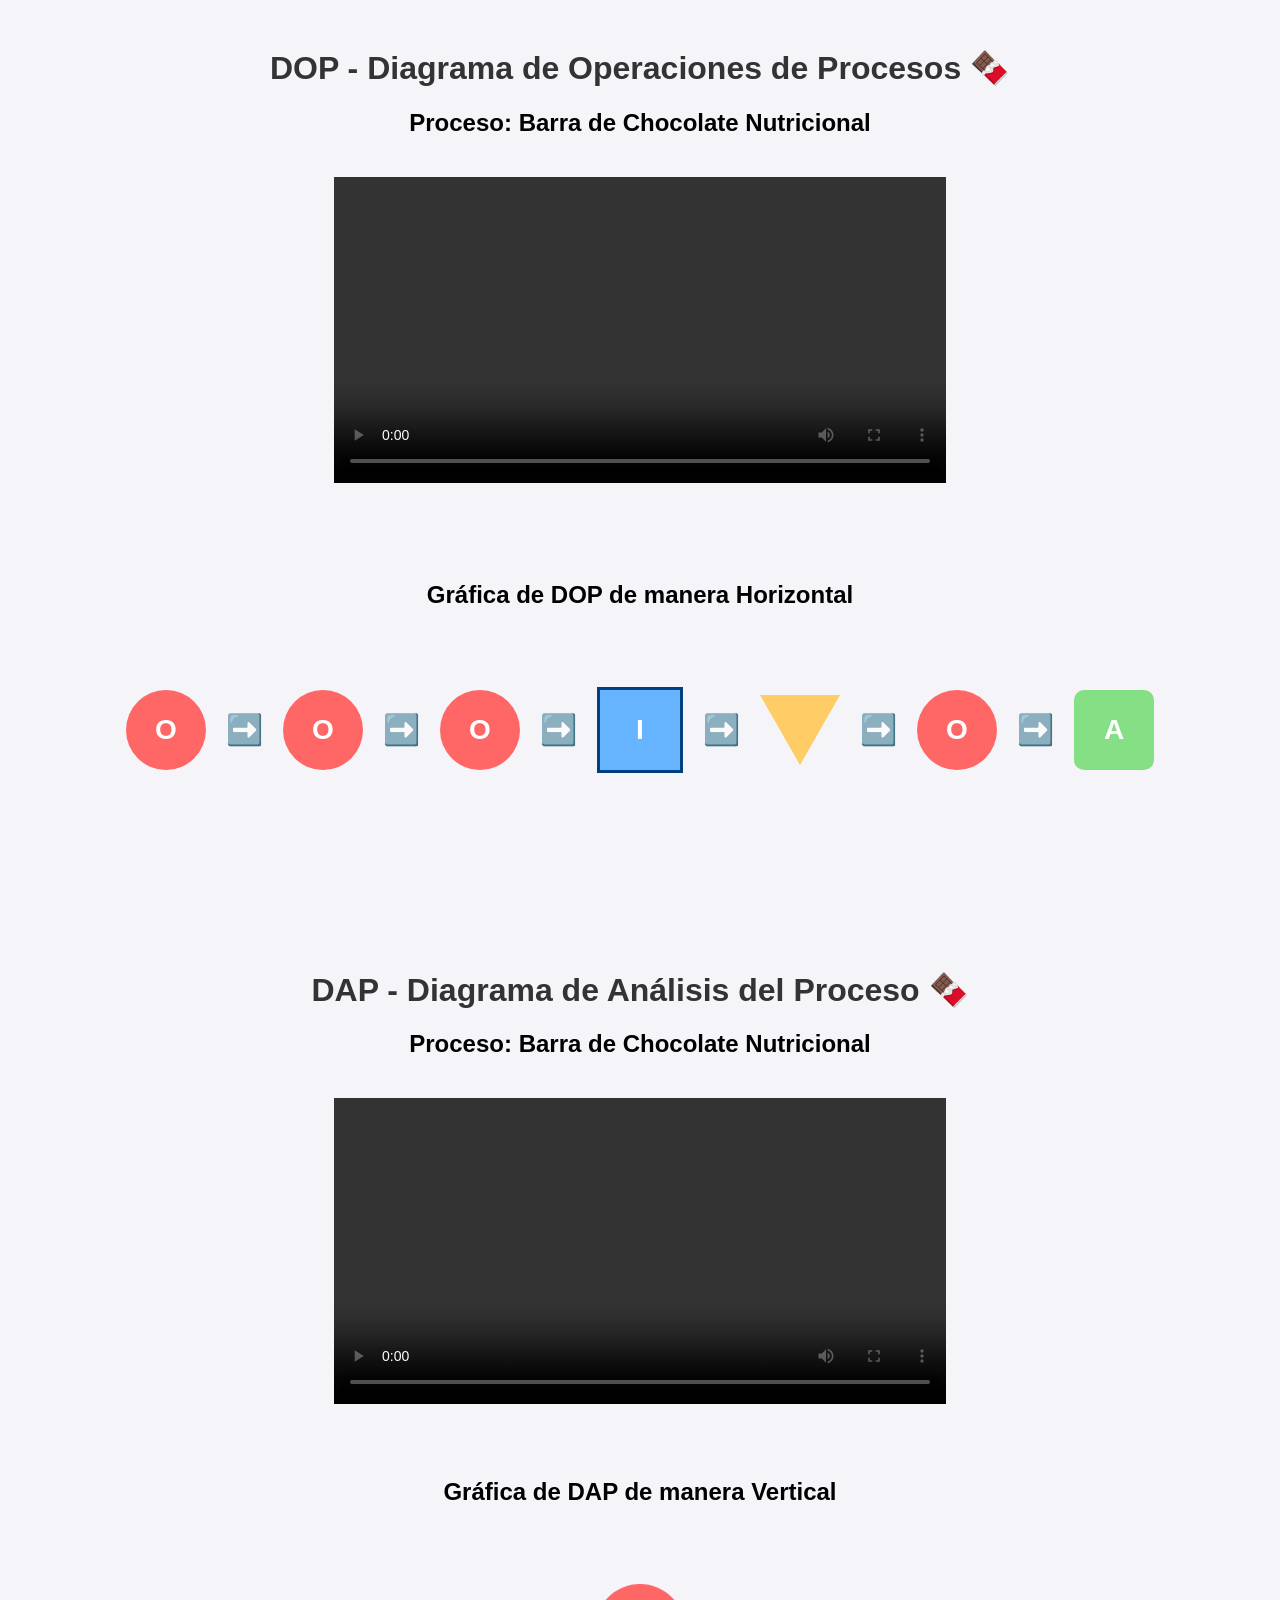
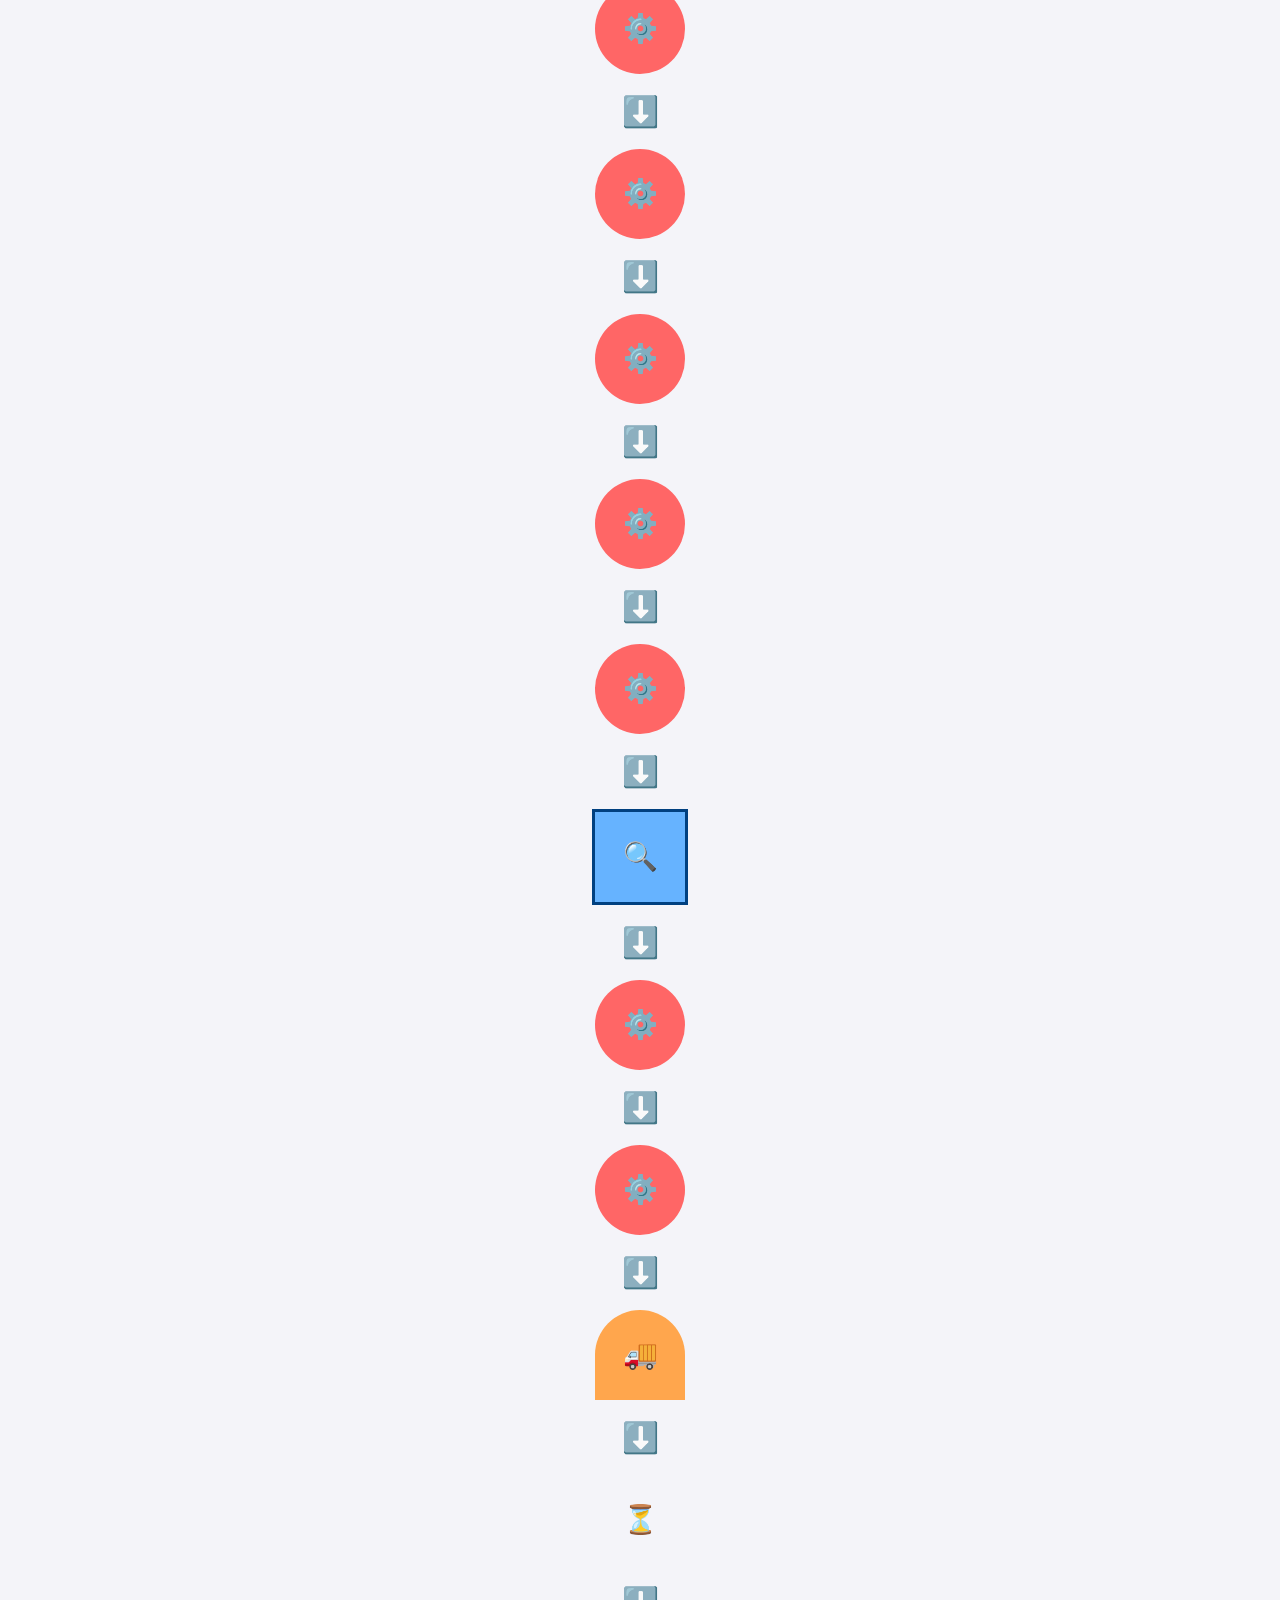
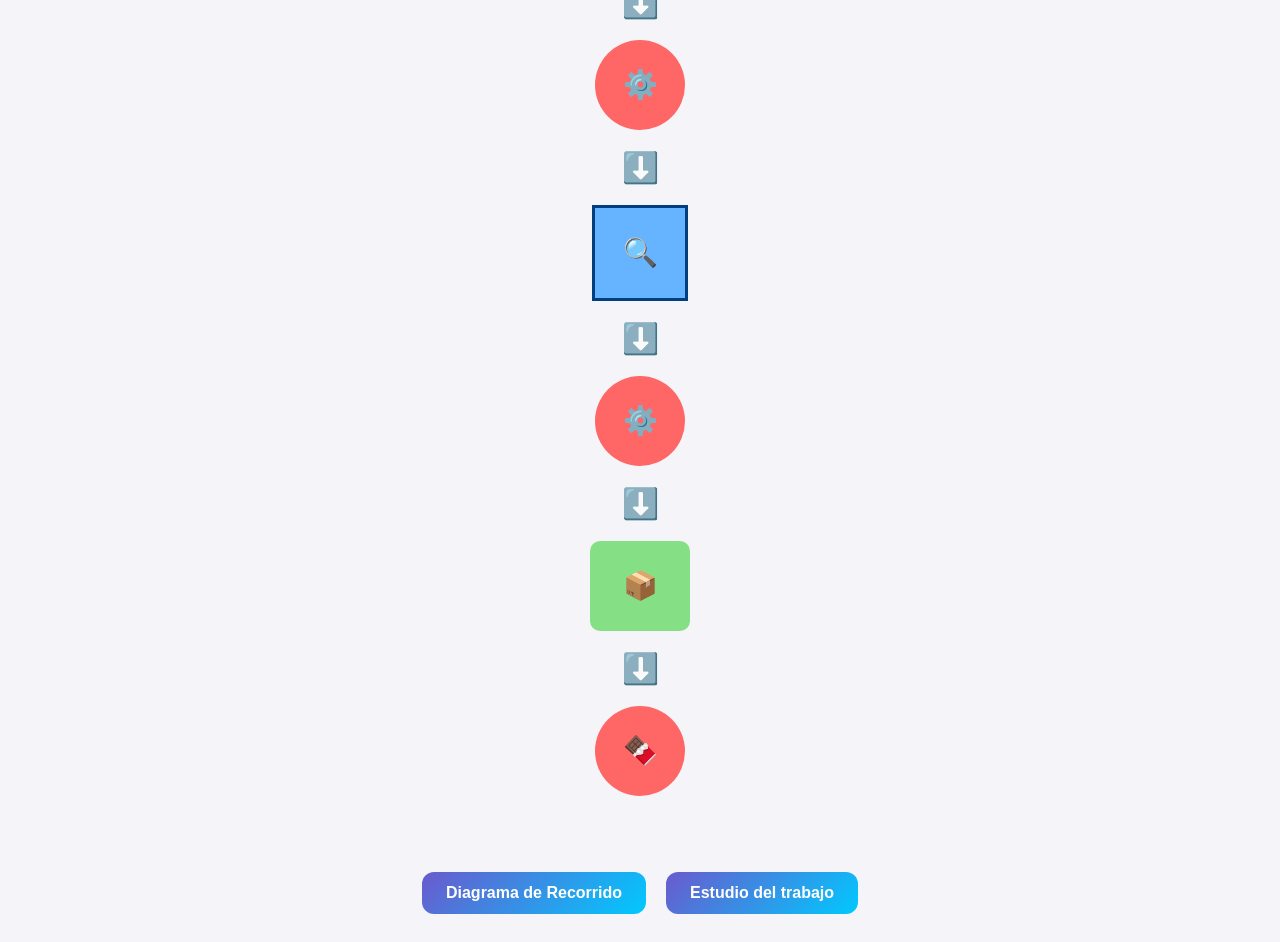
<file: index.html>
<!DOCTYPE html>
<html lang="es">
<head>
  <meta charset="UTF-8">
  <title>DOP - Barra de Chocolate</title>

  <link rel="stylesheet" href="assets/css/style.css">
</head>
<body>
  <h1>DOP - Diagrama de Operaciones de Procesos 🍫</h1>
  <h2>Proceso: Barra de Chocolate Nutricional</h2>

<section>
  <div class="flujo">
    <video src="assets/video/DOP.mp4" controls width="50%"></video>
  </div>
</section>
  
<section class="section">
  <h2>Gráfica de DOP de manera Horizontal</h2><br>
    <div class="flujo">
    <!-- Operación -->
    <div class="nodo operacion">
      <span class="texto">O</span>
      <div class="tooltip">Operación: Derretir el chocolate <br><br>
        <img src="assets/img/choco-derre.jpg" width="150px" alt="">
      </div>
    </div>

    <div class="flecha">➡️</div>

    <!-- Operación -->
    <div class="nodo operacion">
      <span class="texto">O</span>
      <div class="tooltip">Operación: Mezclar elementos nutricionales<br><br>
        <img src="assets/img/mezcla.jpg" width="150px" alt=""></div>
    </div>

   <div class="flecha">➡️</div>

    <!-- Operación -->
    <div class="nodo operacion">
      <span class="texto">O</span>
      <div class="tooltip">Operación: Agregar proteína en polvo<br><br>
        <img src="assets/img/proteina.jpg" width="150px" alt=""></div>
    </div>

   <div class="flecha">➡️</div>

    <!-- Inspección -->
    <div class="nodo inspeccion">
      <span class="texto">I</span>
      <div class="tooltip">Inspección: Revisar textura y sabor<br><br>
        <img src="assets/img/supcalidad.png" width="150px" alt=""></div>
    </div>

    <div class="flecha">➡️</div>

    <!-- Espera -->
    <div class="nodo espera">
      <div class="tooltip">Espera: Refrigerar 2 horas<br><br>
        <img src="assets/img/refrigeracion.jpg" width="100px" alt=""></div>
    </div>

    <div class="flecha">➡️</div>

    <!-- Operación -->
    <div class="nodo operacion">
      <span class="texto">O</span>
      <div class="tooltip">Operación: Cortar en barritas<br><br>
        <img src="assets/img/cortar-choco.webp" width="150px" alt=""></div>
    </div>

    <div class="flecha">➡️</div>

    <!-- Almacén -->
    <div class="nodo almacen">
      <span class="texto">A</span>
      <div class="tooltip">Almacenamiento: Empacar y guardar<br><br>
        <img src="assets/img/almacenamiento.jpg" width="150px" alt=""></div>
    </div>
  </div>
</section>
  
    <h1>DAP - Diagrama de Análisis del Proceso 🍫</h1>
    <h2>Proceso: Barra de Chocolate Nutricional</h2>
  <section>
    <div class="flujo">
        <video src="assets/video/DAP.mp4" width="50%" controls></video>
    </div>
  </section>
  <br>
  <br>
  <br>
    <h2>Gráfica de DAP de manera Vertical</h2><br>

<section>
    <div class="flujo2">
        <div class="nodo2 operacion2"><span class="texto">⚙️</span><div class="tooltip2">Operación: Derretir chocolate</div></div>
        <div class="flecha">⬇️</div>
        <div class="nodo2 operacion2"><span class="texto">⚙️</span><div class="tooltip2">Operación: Mezclar elementos nutricionales</div></div>
        <div class="flecha">⬇️</div>
        <div class="nodo2 operacion2"><span class="texto">⚙️</span><div class="tooltip2">Operación: Agregar proteína en polvo</div></div>
        <div class="flecha">⬇️</div>
        <div class="nodo2 operacion2"><span class="texto">⚙️</span><div class="tooltip2">Operación: Incorporar avena y semillas</div></div>
        <div class="flecha">⬇️</div>
        <div class="nodo2 operacion2"><span class="texto">⚙️</span><div class="tooltip2">Operación: Añadir frutas deshidratadas y endulzante</div></div>
        <div class="flecha">⬇️</div>
        <div class="nodo2 inspeccion2"><span class="texto">🔍</span><div class="tooltip2">Inspección: Revisar consistencia y sabor</div></div>
        <div class="flecha">⬇️</div>
        <div class="nodo2 operacion2"><span class="texto">⚙️</span><div class="tooltip2">Operación: Verter mezcla en molde</div></div>
        <div class="flecha">⬇️</div>
        <div class="nodo2 operacion2"><span class="texto">⚙️</span><div class="tooltip2">Operación: Compactar y nivelar</div></div>
        <div class="flecha">⬇️</div>
        <div class="nodo2 transporte"><span class="texto">🚚</span><div class="tooltip2">Transporte: Llevar al refrigerador</div></div>
        <div class="flecha">⬇️</div>
        <div class="nodo2"><span class="texto">⏳</span><div class="tooltip2">Espera: Refrigerar 2 horas</div></div>
        <div class="flecha">⬇️</div>
        <div class="nodo2 operacion2"><span class="texto">⚙️</span><div class="tooltip2">Operación: Cortar en barritas</div></div>
        <div class="flecha">⬇️</div>
        <div class="nodo2 inspeccion2"><span class="texto">🔍</span><div class="tooltip2">Inspección: Revisar tamaño uniforme</div></div>
        <div class="flecha">⬇️</div>
        <div class="nodo2 operacion2"><span class="texto">⚙️</span><div class="tooltip2">Operación: Empacar</div></div>
        <div class="flecha">⬇️</div>
        <div class="nodo2 almacen2"><span class="texto">📦</span><div class="tooltip2">Almacenamiento: Guardar producto</div></div>
        <div class="flecha">⬇️</div>
        <div class="nodo2 operacion2"><span class="texto">🍫</span><div class="tooltip2">Producto final: Barra de chocolate fitness</div></div>
  </div>

</section> 

<br>
<b><br></b>
<div class="flujo">
    <button onclick="location.href='diag_reco.html'">Diagrama de Recorrido</button>
    <button onclick="location.href='study_work.html'">Estudio del trabajo</button>
</div>


</body>
</html>
</file>
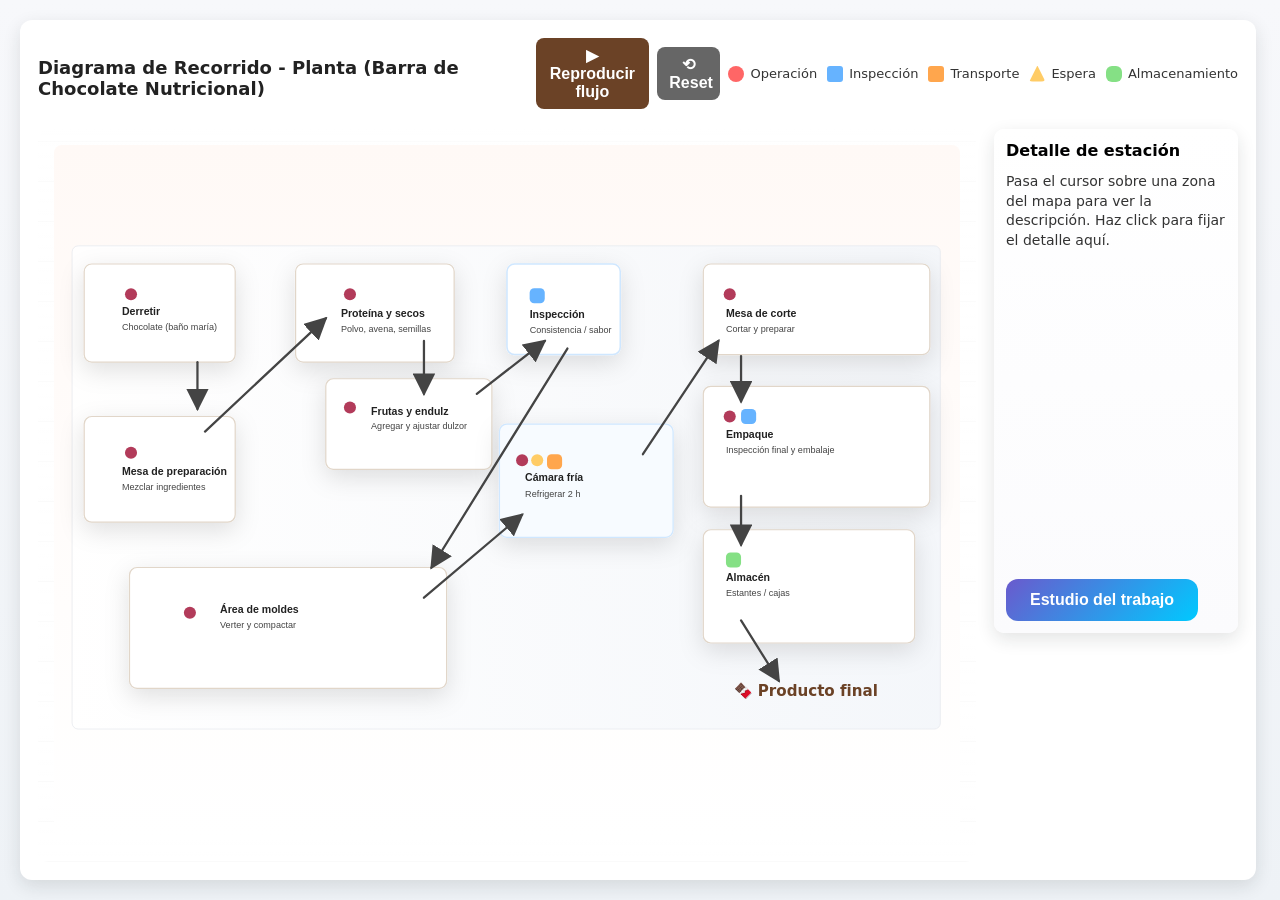
<file: diag_reco.html>
<!DOCTYPE html>
<html lang="es">
<head>
<meta charset="utf-8" />
<meta name="viewport" content="width=device-width,initial-scale=1" />
<title>Mapa interactivo - Planta Barra de Chocolate</title>
<link rel="stylesheet" href="assets/css/style2.css">
</head>
<body>
  <div class="container">
    <header>
      <h1>Diagrama de Recorrido - Planta (Barra de Chocolate Nutricional)</h1>
      <div class="controls">
        <button id="playBtn" class="btn">▶ Reproducir flujo</button>
        <button id="resetBtn" class="btn secondary">⟲ Reset</button>
        <div class="legend" title="Leyenda">
          <div class="item"><span class="sw" style="background:#ff6666;border-radius:50%"></span> Operación</div>
          <div class="item"><span class="sw" style="background:#66b3ff;border-radius:3px"></span> Inspección</div>
          <div class="item"><span class="sw" style="background:#ffa64d;border-radius:3px"></span> Transporte</div>
          <div class="item"><span class="sw" style="background:#ffcc66;clip-path:polygon(50% 0,0 100%,100% 100%);"></span> Espera</div>
          <div class="item"><span class="sw" style="background:#85e085;border-radius:6px"></span> Almacenamiento</div>
        </div>
      </div>
    </header>

    <div class="canvas-wrap">
      <!-- MAP -->
      <div class="map" id="map" aria-label="Mapa de planta">
        <!-- We'll use SVG for areas and arrows -->
        <svg id="svgmap" viewBox="0 0 1200 700" width="100%" height="99%" preserveAspectRatio="xMidYMid meet" style="background:linear-gradient(180deg,#fff9f6, #fff);border-radius:8px">
          <defs>
            <marker id="arrowHead" markerWidth="10" markerHeight="10" refX="9" refY="5" orient="auto">
              <path d="M0,0 L10,5 L0,10 z" fill="#444"/>
            </marker>
            <linearGradient id="glassGrad" x1="0" x2="1">
              <stop offset="0%" stop-color="#fff" stop-opacity="0.9"/>
              <stop offset="100%" stop-color="#f3f6fa" stop-opacity="0.9"/>
            </linearGradient>
            <filter id="shadow" x="-40%" y="-40%" width="180%" height="180%">
              <feDropShadow dx="0" dy="10" stdDeviation="16" flood-color="#000" flood-opacity="0.12"/>
            </filter>
            <style>
              .areaText { font: 600 14px/1 "Inter", Arial; fill: #222; }
              .subText { font: 400 12px/1 "Inter", Arial; fill: #444;}
            </style>
          </defs>

          <!-- Background floor -->
          <rect x="24" y="24" rx="8" ry="8" width="1150" height="640" fill="url(#glassGrad)" stroke="#e6e9ee"/>

          <!-- Areas: coordinates & sizes tuned for a realistic layout -->
          <!-- Area: Materia prima / Derretir (Left top) -->
          <g class="area-group" id="area-derretir" data-step="Derretir chocolate" data-type="Operación">
            <rect x="40" y="48" rx="10" ry="10" width="200" height="130" fill="#fff" stroke="#e1d6c9" stroke-width="1.6" filter="url(#shadow)"/>
            <!-- simple pictogram (pot + flame) -->
            <g transform="translate(90,80)">
              <circle cx="12" cy="8" r="8" fill="#b23b5a" />
              <text y="35" class="areaText">Derretir</text>
              <text y="55" class="subText">Chocolate (baño maría)</text>
            </g>
          </g>

          <!-- Area: Mesa de preparación (mix) -->
          <g class="area-group" id="area-mezclar" data-step="Mezclar elementos nutricionales" data-type="Operación">
            <rect x="40" y="250" rx="10" ry="10" width="200" height="140" fill="#fff" stroke="#e1d6c9" stroke-width="1.6" filter="url(#shadow)"/>
            <g transform="translate(90,230)">
              <circle cx="12" cy="68" r="8" fill="#b23b5a" />
              <text y="98" class="areaText">Mesa de preparación</text>
              <text y="118" class="subText">Mezclar ingredientes</text>
            </g>
          </g>

          <!-- Area: Agregar proteína / secos -->
          <g class="area-group" id="area-proteina" data-step="Agregar proteína en polvo / incorporar avena y semillas" data-type="Operación">
            <rect x="320" y="48" rx="10" ry="10" width="210" height="130" fill="#fff" stroke="#e1d6c9" stroke-width="1.6" filter="url(#shadow)"/>
            <g transform="translate(380,80)">
              <circle cx="12" cy="8" r="8" fill="#b23b5a" />
              <text y="38" class="areaText">Proteína y secos</text>
              <text y="58" class="subText">Polvo, avena, semillas</text>
            </g>
          </g>

          <!-- Area: Añadir frutas -->
          <g class="area-group" id="area-frutas" data-step="Añadir frutas deshidratadas y endulzante" data-type="Operación">
            <rect x="360" y="200" rx="10" ry="10" width="220" height="120" fill="#fff" stroke="#e1d6c9" stroke-width="1.6" filter="url(#shadow)"/>
            <g transform="translate(380,230)">
              <circle cx="12" cy="8" r="8" fill="#b23b5a" />
              <text x="40" y="18" class="areaText">Frutas y endulz</text>
              <text x="40" y="36" class="subText">Agregar y ajustar dulzor</text>
            </g>
          </g>

          <!-- Area: Inspección (center) -->
          <g class="area-group" id="area-inspeccion" data-step="Inspección: consistencia/sabor" data-type="Inspección">
            <rect x="600" y="48" rx="10" ry="10" width="150" height="120" fill="#fff" stroke="#cfe7ff" stroke-width="2" filter="url(#shadow)"/>
            <g transform="translate(680,80)">
              <rect x="-50" y="0" width="20" height="20" rx="6" fill="#66b3ff"/>
              <text x="-50" y="40" class="areaText">Inspección</text>
              <text x="-50" y="60" class="subText">Consistencia / sabor</text>
            </g>
          </g>

          <!-- Area: Moldes (verter + compactar) -->
          <g class="area-group" id="area-moldes" data-step="Verter mezcla en molde / Compactar y nivelar" data-type="Operación">
            <rect x="100" y="450" rx="10" ry="10" width="420" height="160" fill="#fff" stroke="#e1d6c9" stroke-width="1.6" filter="url(#shadow)"/>
            <g transform="translate(80,430)">
              <circle cx="100" cy="80" r="8" fill="#b23b5a" />
              <text x="140" y="80" class="areaText">Área de moldes</text>
              <text x="140" y="100" class="subText">Verter y compactar</text>
            </g>
          </g>

          <!-- Area: Refrigeración (right center) -->
          <g class="area-group" id="area-refrigeracion" data-step="Transporte al refrigerador y espera 2 h" data-type="Transporte / Espera">
            <rect x="590" y="260" rx="10" ry="10" width="230" height="150" fill="#f7fbff" stroke="#cfe7ff" stroke-width="1.6" filter="url(#shadow)"/>
            <g transform="translate(540,300)">
              <circle cx="80" cy="8" r="8" fill="#b23b5a" />
              <circle cx="100" cy="8" r="8" fill="#ffcc66" />
              <rect x="113" y="0" width="20" height="20" rx="6" fill="#ffa64d"/>
              <text x="84" y="36" class="areaText">Cámara fría</text>
              <text x="84" y="56" class="subText">Refrigerar 2 h</text>
            </g>
          </g>

          <!-- Area: Corte -->
          <g class="area-group" id="area-corte" data-step="Cortar en barritas" data-type="Operación">
            <rect x="860" y="48" rx="10" ry="10" width="300" height="120" fill="#fff" stroke="#e1d6c9" stroke-width="1.6" filter="url(#shadow)"/>
            <g transform="translate(780,80)">
              <circle cx="115" cy="8" r="8" fill="#b23b5a" />
              <text x="110" y="38" class="areaText">Mesa de corte</text>
              <text x="110" y="58" class="subText">Cortar y preparar</text>
            </g>
          </g>

          <!-- Area: Inspección final / Empaque -->
          <g class="area-group" id="area-empaque" data-step="Inspección (tamaño) y Empacar" data-type="Operación">
            <rect x="860" y="210" rx="10" ry="10" width="300" height="160" fill="#fff" stroke="#e1d6c9" stroke-width="1.6" filter="url(#shadow)"/>
            <g transform="translate(780,230)">
              <circle cx="115" cy="20" r="8" fill="#b23b5a" />
              <rect x="130" y="10" width="20" height="20" rx="6" fill="#66b3ff"/>
              <text x="110" y="48" class="areaText">Empaque</text>
              <text x="110" y="68" class="subText">Inspección final y embalaje</text>
            </g>
          </g>

          <!-- Area: Almacén -->
          <g class="area-group" id="area-almacen" data-step="Almacenamiento" data-type="Almacén">
            <rect x="860" y="400" rx="10" ry="10" width="280" height="150" fill="#fff" stroke="#e1d6c9" stroke-width="1.6" filter="url(#shadow)"/>
            <g transform="translate(780,430)">
              <rect x="110" y="0" width="20" height="20" rx="6" fill="#85e085"/>
              <text x="110" y="38" class="areaText">Almacén</text>
              <text x="110" y="58" class="subText">Estantes / cajas</text>
            </g>
          </g>

          <!-- Product final icon -->
          <g id="area-final">
            <text x="900" y="620" font-size="20" font-weight="700" fill="#6b4226">🍫 Producto final</text>
          </g>

          <!-- Path arrows (flow) - composed of lines & arrowheads -->
          <g id="flow-arrows" stroke="#444" stroke-width="3" fill="none" marker-end="url(#arrowHead)">
            <!-- from derretir -> mezclar (down) -->
            <path d="M190 178 L190 240" stroke-linecap="round"/>
            <!-- derretir -> proteina (right) -->
            <path d="M200 270 L360 120" stroke-linecap="round"/>
            <!-- proteina -> frutas (down) -->
            <path d="M490 150 L490 220" stroke-linecap="round"/>
            <!-- fruits -> inspección (right) -->
            <path d="M560 220 L650 150" stroke-linecap="round"/>
            <!-- inspección -> moldes (down-left) -->
            <path d="M680 160 L500 450" stroke-linecap="round"/>
            <!-- moldes -> refrigeración (right) -->
            <path d="M490 490 L620 380" stroke-linecap="round"/>
            <!-- refrigeración -> corte (up-right) -->
            <path d="M780 300 L880 150" stroke-linecap="round"/>
            <!-- corte -> empaque (down) -->
            <path d="M910 170 L910 230" stroke-linecap="round"/>
            <!-- empaque -> almacen (down) -->
            <path d="M910 355 L910 420" stroke-linecap="round"/>
            <!-- almacen -> final -->
            <path d="M910 520 L960 600" stroke-linecap="round"/>
          </g>

          <!-- animated dot that travels path -->
          <circle id="flowDot" cx="-20" cy="-20" r="8" fill="#ff6f3c" visibility="hidden" filter="url(#shadow)"></circle>

        </svg>

        <!-- Tooltip container (absolute) -->
        <div id="tooltip" class="tooltip" role="tooltip" aria-hidden="true"></div>
      </div>

      <!-- RIGHT PANEL -->
      <aside class="panel" id="infoPanel" aria-live="polite">
        <h2>Detalle de estación</h2>
        <div class="desc" id="panelDesc">Pasa el cursor sobre una zona del mapa para ver la descripción. Haz click para fijar el detalle aquí.</div>

        <div class="step" id="panelStep" style="display:none"></div>

        <div style="flex:1"></div>
        <div style="display:flex;gap:8px;align-items:center">
          <!--button id="zoomIn" class="btn secondary">🔍 Zoom</button>
          <button id="downloadBtn" class="btn">📥 Descargar imagen</button-->
          <button onclick="location.href='study_work.html'">Estudio del trabajo</button>
        </div>
      </aside>
    </div>
  </div>

<script src="assets/js/main.js"></script>
</body>
</html>
</file>
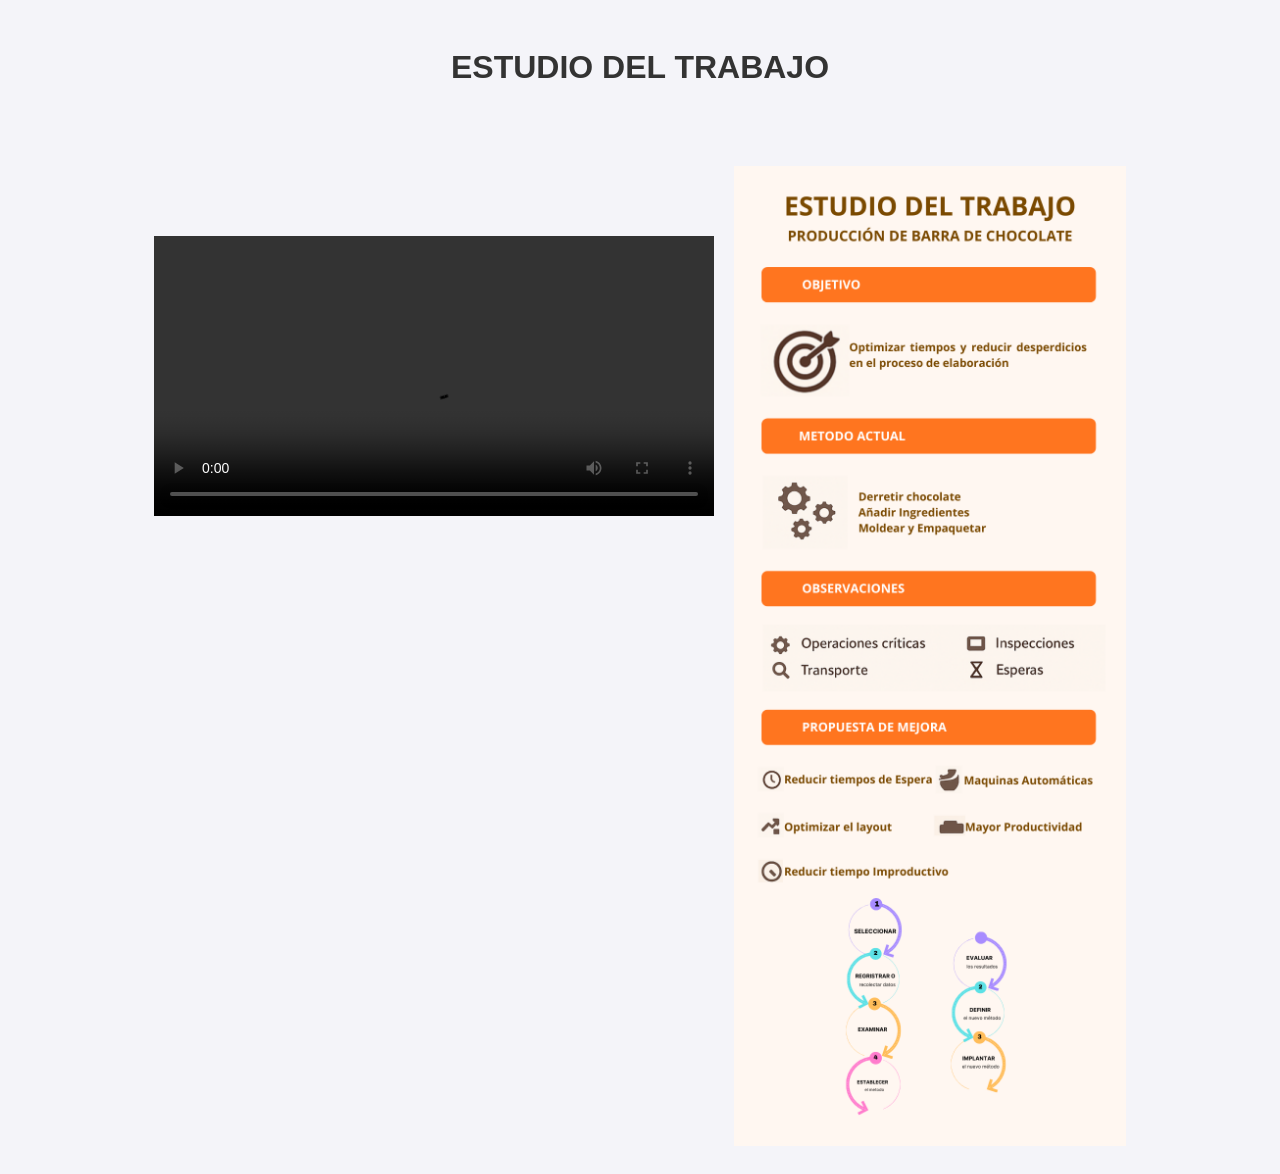
<file: study_work.html>
<!DOCTYPE html>
<html lang="es">
<head>
<meta charset="utf-8" />
<meta name="viewport" content="width=device-width,initial-scale=1" />
<title>Estudio del Trabajo</title>
<link rel="stylesheet" href="assets/css/style.css">
<body>
    <h1>ESTUDIO DEL TRABAJO</h1>
    <div class="flujo">
        <div class="cajon">
            <video class="video" src="assets/video/Estudio_Trabajo.mp4" width="50%" controls></video>
            <img class="estra" src="assets/img/estudio_del_trabajo.png" alt="">
        </div>
    </div>
</body>
</file>
<file: assets/css/style.css>
body {
      font-family: Arial, sans-serif;
      background: #f4f4f9;
      padding: 20px;
      text-align: center;
    }

    h1 {
      color: #333;
    }
    .section{
        position: relative;
        margin: 8%;
        padding-bottom: 100px;
    }

    .flujo {
      display: flex;
      justify-content: center;
      align-items: center;
      gap: 20px;
      margin-top: 40px;
      flex-wrap: wrap;
    }

    .nodo {
      position: relative;
      width: 80px;
      height: 80px;
      display: flex;
      justify-content: center;
      align-items: center;
      cursor: pointer;
    }

    .tooltip {
      visibility: hidden;
      width: 220px;
      background: #222;
      color: #fff;
      text-align: center;
      border-radius: 6px;
      padding: 8px;
      position: absolute;
      bottom: -150px;
      left: 50%;
      transform: translateX(-50%);
      opacity: 0;
      transition: opacity 0.3s;
      z-index: 1;
    }

    .nodo:hover .tooltip {
      visibility: visible;
      opacity: 1;
    }

    /* Formas del DOP */
    .operacion {
      background: #ff6666;
      border-radius: 50%; /* círculo */
    }

    .inspeccion {
      background: #66b3ff;
      border: 3px solid #004080; /* cuadrado */
    }

    .espera {
      width: 0;
      height: 0;
      border-left: 40px solid transparent;
      border-right: 40px solid transparent;
      border-top: 70px solid #ffcc66; /* triángulo */
    }

    .almacen {
      background: #85e085;
      border-radius: 10px; /* rectángulo */
    }

    .texto {
      font-size: 30px;
      color: white;
      font-weight: bold;
    }

    .linea {
      flex-grow: 0.1;
      height: 4px;
      background: #007bff;
    }

    /*Seccion 2*/
     .flujo2 {
      display: flex;
      flex-direction: column;
      align-items: center;
      gap: 20px;
      margin-top: 40px;
    }

    .nodo2 {
      position: relative;
      min-width: 90px;
      min-height: 90px;
      display: flex;
      justify-content: center;
      align-items: center;
      cursor: pointer;
      flex-shrink: 0;
    } 
    .tooltip2 {
      visibility: hidden;
      width: 240px;
      background: #222;
      color: #fff;
      text-align: center;
      border-radius: 6px;
      padding: 8px;
      position: absolute;
      top: 110px;
      left: 50%;
      transform: translateX(-50%);
      opacity: 0;
      transition: opacity 0.3s;
      z-index: 1;
    }
     .nodo2:hover .tooltip2 {
      visibility: visible;
      opacity: 1;
    }
    .operacion2 {
      background: #ff6666;
      border-radius: 50%; /* círculo */
      width: 90px;
      height: 90px;
    }
    .inspeccion2 {
      background: #66b3ff;
      border: 3px solid #004080; /* cuadrado */
      width: 90px;
      height: 90px;
    }
    .espera2 {
      width: 0;
      height: 0;
      border-left: 40px solid transparent;
      border-right: 40px solid transparent;
      border-bottom: 70px solid #ffcc66; /* triángulo hacia abajo */
    }
    .transporte {
      background: #ffa64d;
      border-radius: 50% 50% 0 0; /* semicírculo */
      width: 90px;
      height: 45px;
    }
     .almacen2 {
      background: #85e085;
      border-radius: 10px; /* rectángulo */
      width: 100px;
      height: 90px;
    }
    .texto {
      font-size: 28px;
      color: white;
      font-weight: bold;
    }
    .flecha {
      font-size: 30px;
      color: #444;
      flex-shrink: 0;
    }

/* Botón */
button {
  position: relative;
  padding: 12px 24px;
  border: none;
  border-radius: 12px;
  background: linear-gradient(135deg, #6a5acd, #00c9ff);
  color: #fff;
  font-size: 16px;
  font-weight: bold;
  cursor: pointer;
  overflow: hidden;
  transition: transform 0.2s ease, box-shadow 0.2s ease;
  z-index: 1;
}

button::before {
  content: "";
  position: absolute;
  top: -50%;
  left: -50%;
  width: 200%;
  height: 200%;
  background: radial-gradient(circle, rgba(255,255,255,0.3) 10%, transparent 10.01%);
  background-size: 10% 10%;
  transform: rotate(25deg);
  opacity: 0;
  transition: opacity 0.3s ease;
  z-index: 0;
}

button:hover {
  transform: translateY(-3px) scale(1.05);
  box-shadow: 0 8px 20px rgba(0, 0, 0, 0.2);
}

button:hover::before {
  opacity: 1;
}

button:active {
  transform: scale(0.97);
  box-shadow: 0 4px 10px rgba(0, 0, 0, 0.2);
}

/*Study_work*/
.cajon{
  display: flex;
  justify-content: center;
  align-items: center;
  gap: 20px;
  margin-top: 40px;
}
.estra{
  width: 35%;
}
.video{
  margin-top: -50%;
}
</file>
<file: assets/css/style2.css>
:root{
    --bg:#eef2f6;
    --panel:#ffffff;
    --accent:#6b4226; /* chocolate brown */
    --accent-2:#ff9f1c;
    --area-shadow: 0 6px 18px rgba(27,31,35,0.12);
    --glass: rgba(255,255,255,0.8);
  }
  html,body{
    height:100%;
    margin:0;
    font-family:Inter, system-ui, Arial;
  }
  body{
    background:linear-gradient(180deg,#f7f8fb 0%,var(--bg) 100%);
    display:flex;
    gap:20px;
    padding:20px;
    box-sizing:border-box
  }
  .container{
    flex:1;
    min-width:640px;
    max-width:1200px;
    background:var(--panel);
    border-radius:12px;
    padding:18px;
    box-shadow:var(--area-shadow);
    display:flex;
    flex-direction:column;
    overflow:hidden
  }
  header{
    display:flex;
    align-items:center;
    gap:12px;
    margin-bottom:12px
  }
  header h1{
    margin:0;
    font-size:18px;
    color:#222
  }
  .canvas-wrap{
    flex:1;
    display:flex;
    gap:18px;
    align-items:stretch
  }
  /* left: map; right: info panel */
  .map {
    flex:1;
    background:
      linear-gradient(180deg, rgba(255,255,255,0.3), rgba(255,255,255,0.05)),
      repeating-linear-gradient(0deg, rgba(0,0,0,0.02) 0px, rgba(0,0,0,0.02) 1px, transparent 1px, transparent 40px);
    border-radius:10px;
    padding:16px;
    position:relative;
    overflow:auto;
  }

  /* legend & controls */
  .controls{
    display:flex;
    gap:8px;
    align-items:center;
    margin-bottom:8px
  }
  .btn{
    background:var(--accent);
    color:white;
    padding:8px 12px;
    border-radius:8px;
    border:none;
    cursor:pointer;
    font-weight:600
  }
  .btn.secondary{
    background:#666;
    color:white
  }
  .legend{
    display:flex;
    gap:10px;
    align-items:center;
    margin-left:auto
  }
  .legend .item{
    display:flex;
    gap:6px;
    align-items:center;
    font-size:13px;
    color:#333
  }
  .sw{
    width:16px;
    height:16px;
    border-radius:4px;
    display:inline-block
  }

  /* right panel */
  .panel{
    width:220px;
    height: 480px;
    background:linear-gradient(180deg,#fff, #fbfbfd);
    border-radius:10px;
    padding:12px;
    box-shadow:var(--area-shadow);
    display:flex;
    flex-direction:column;
    gap:12px
  }
  .panel h2{
    margin:0;
    font-size:16px
  }
  .panel .desc{
    font-size:14px;
    color:#333;
    line-height:1.4
  }
  .panel .step{
    background:var(--glass);
    padding:8px;
    border-radius:8px;
    border:1px solid rgba(0,0,0,0.04)
  }
  .panel .actions{
    display:flex;
    gap:8px
  }

  /* tooltips */
  .tooltip {
    position: absolute;
    pointer-events: none;
    background: rgba(20,20,20,0.9);
    color: #fff;
    padding:8px 10px;
    border-radius:8px;
    font-size:13px;
    white-space:nowrap;
    transform-origin:left top;
    box-shadow:0 6px 18px rgba(0,0,0,0.15);
    opacity:0;
    transition:opacity .16s, transform .16s;
  }
  .tooltip.show{
    opacity:1;
    transform:translateY(0)
  }
  /* SVG area highlight */
  .area { 
    transition: filter .12s, transform .12s 
  }
  .area.hovered { 
    filter: drop-shadow(0 8px 18px rgba(107,66,38,0.18)); 
    transform: translateY(-4px) 
  }
  /* area labels (for small screens) */
  .label-small{
    display:none;
    font-size:12px;
    color:#222;
    font-weight:600
  }
  /* Botón */
button {
  position: relative;
  padding: 12px 24px;
  border: none;
  border-radius: 12px;
  background: linear-gradient(135deg, #6a5acd, #00c9ff);
  color: #fff;
  font-size: 16px;
  font-weight: bold;
  cursor: pointer;
  overflow: hidden;
  transition: transform 0.2s ease, box-shadow 0.2s ease;
  z-index: 1;
}

button::before {
  content: "";
  position: absolute;
  top: -50%;
  left: -50%;
  width: 200%;
  height: 200%;
  background: radial-gradient(circle, rgba(255,255,255,0.3) 10%, transparent 10.01%);
  background-size: 10% 10%;
  transform: rotate(25deg);
  opacity: 0;
  transition: opacity 0.3s ease;
  z-index: 0;
}

button:hover {
  transform: translateY(-3px) scale(1.05);
  box-shadow: 0 8px 20px rgba(0, 0, 0, 0.2);
}

button:hover::before {
  opacity: 1;
}

button:active {
  transform: scale(0.97);
  box-shadow: 0 4px 10px rgba(0, 0, 0, 0.2);
}

  /* responsive */
  @media (max-width:980px){
    .panel{display:none}
    .container{padding:12px}
    .label-small{display:block}
  }
</file>
